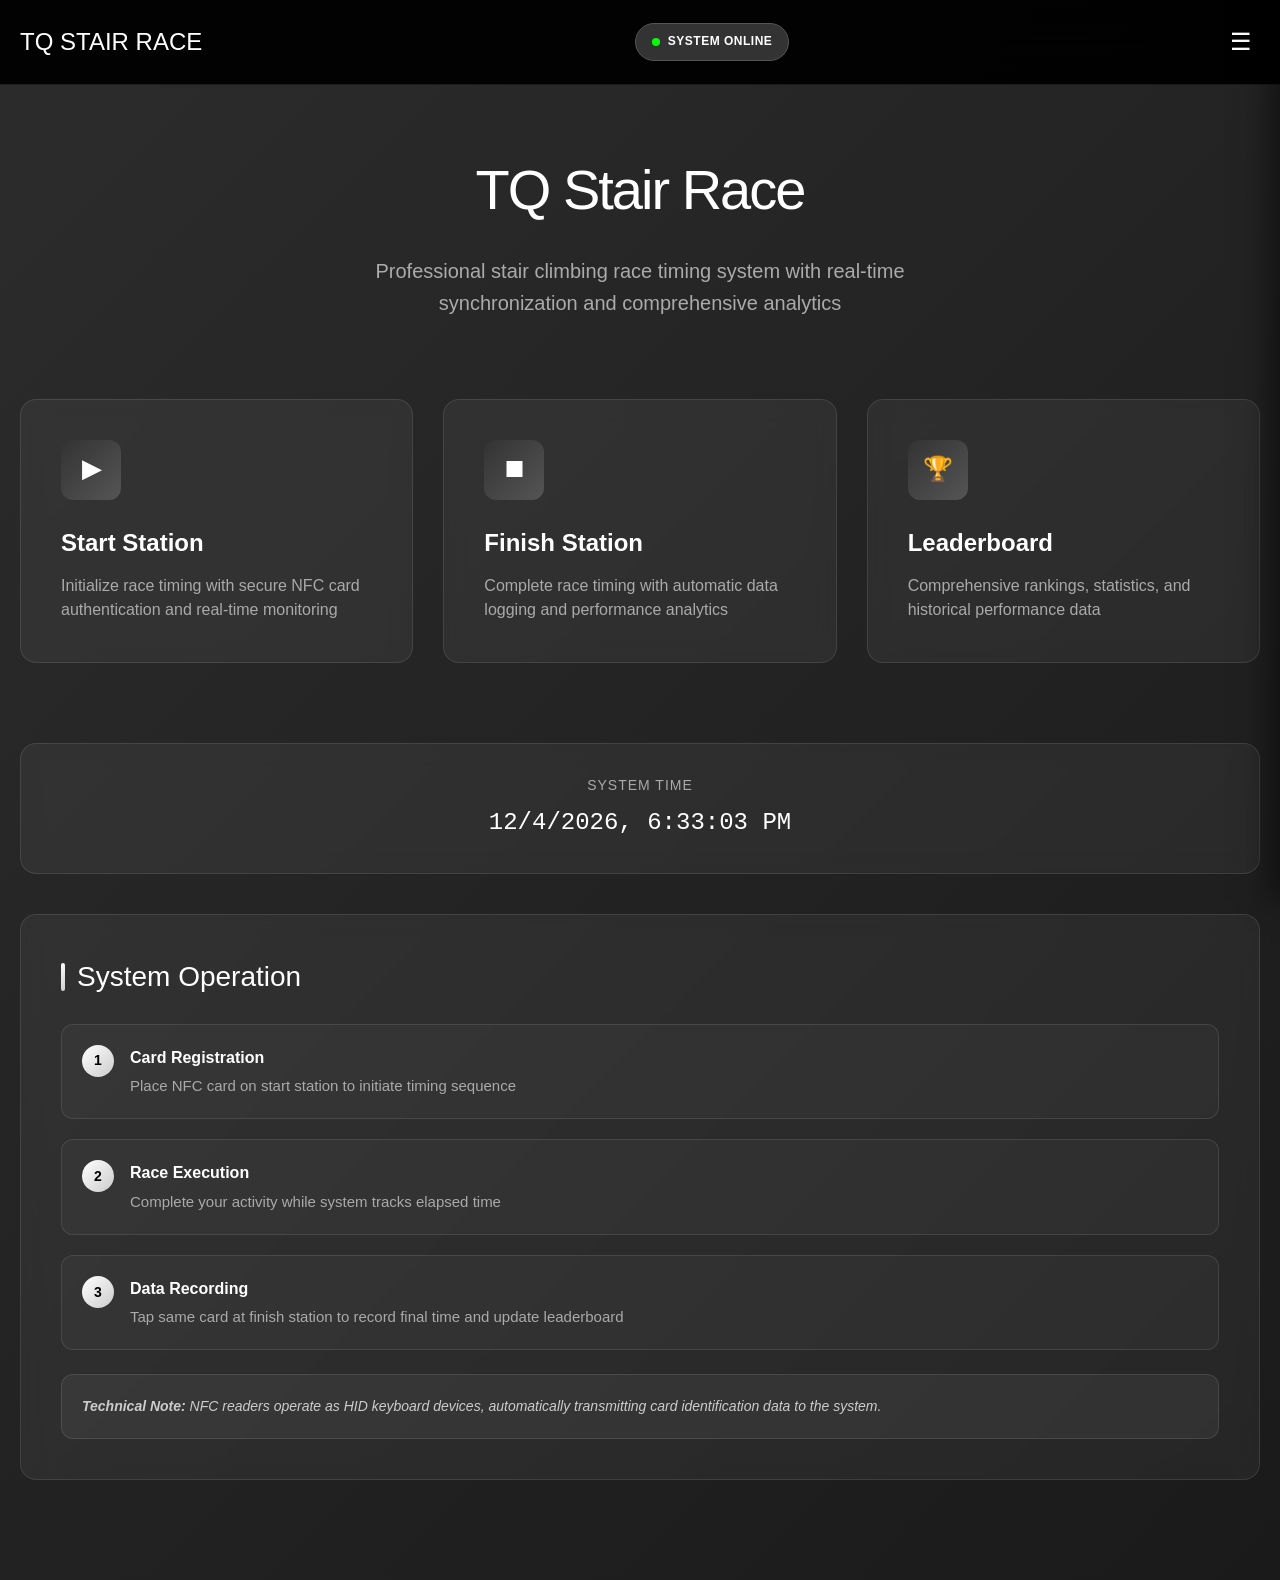
<file: web-app/index.html>
<!DOCTYPE html>
<html lang="en">
<head>
    <meta charset="UTF-8">
    <meta name="viewport" content="width=device-width, initial-scale=1.0">
    <title>TQ STAIR RACE - Professional Race Timing System</title>
    <style>
        * {
            margin: 0;
            padding: 0;
            box-sizing: border-box;
        }
        
        body {
            font-family: -apple-system, BlinkMacSystemFont, 'Segoe UI', 'Roboto', 'Helvetica Neue', Arial, sans-serif;
            background: linear-gradient(135deg, #2c2c2c 0%, #1a1a1a 100%);
            color: #ffffff;
            line-height: 1.6;
            min-height: 100vh;
        }
        
        .container {
            max-width: 1400px;
            margin: 0 auto;
            padding: 0 20px;
        }
        
        .header {
            background: rgba(0, 0, 0, 0.95);
            backdrop-filter: blur(20px);
            border-bottom: 1px solid rgba(255, 255, 255, 0.1);
            padding: 20px 0;
            position: sticky;
            top: 0;
            z-index: 100;
        }
        
        .header-content {
            display: flex;
            align-items: center;
            justify-content: space-between;
        }
        
        .logo {
            display: flex;
            align-items: center;
            gap: 15px;
        }
        
        .logo-icon {
            width: 40px;
            height: 40px;
            background: linear-gradient(135deg, #ffffff 0%, #cccccc 100%);
            border-radius: 10px;
            display: flex;
            align-items: center;
            justify-content: center;
            color: #000000;
            font-size: 20px;
            font-weight: 700;
        }
        
        .logo-text {
            font-size: 24px;
            font-weight: 300;
            color: #ffffff;
        }
        
        .status-badge {
            background: #333333;
            color: #ffffff;
            padding: 8px 16px;
            border-radius: 20px;
            font-size: 12px;
            font-weight: 600;
            text-transform: uppercase;
            letter-spacing: 0.5px;
            display: flex;
            align-items: center;
            gap: 8px;
            border: 1px solid #555555;
        }
        
        .status-badge::before {
            content: '';
            width: 8px;
            height: 8px;
            background: #00ff00;
            border-radius: 50%;
            animation: pulse 2s infinite;
        }
        
        @keyframes pulse {
            0% { opacity: 1; }
            50% { opacity: 0.5; }
            100% { opacity: 1; }
        }
        
        .menu-toggle {
            background: none;
            border: none;
            font-size: 24px;
            cursor: pointer;
            color: #ffffff;
            padding: 8px;
            border-radius: 8px;
            transition: background 0.2s ease;
            font-weight: 400;
        }
        
        .menu-toggle:hover {
            background: rgba(255, 255, 255, 0.1);
        }
        
        .navbar {
            position: fixed;
            top: 0;
            right: -300px;
            width: 300px;
            height: 100vh;
            background: rgba(0, 0, 0, 0.98);
            backdrop-filter: blur(20px);
            border-left: 1px solid rgba(255, 255, 255, 0.1);
            padding: 80px 0 40px;
            transition: right 0.3s cubic-bezier(0.4, 0, 0.2, 1);
            z-index: 1000;
            box-shadow: -10px 0 30px rgba(0, 0, 0, 0.5);
        }
        
        .navbar.open {
            right: 0;
        }
        
        .navbar-overlay {
            position: fixed;
            top: 0;
            left: 0;
            width: 100%;
            height: 100%;
            background: rgba(0, 0, 0, 0.7);
            opacity: 0;
            visibility: hidden;
            transition: all 0.3s ease;
            z-index: 999;
        }
        
        .navbar-overlay.open {
            opacity: 1;
            visibility: visible;
        }
        
        .navbar-links {
            list-style: none;
            padding: 0 40px;
        }
        
        .navbar-link {
            display: block;
            padding: 16px 0;
            color: #cccccc;
            text-decoration: none;
            font-weight: 400;
            border-bottom: 1px solid rgba(255, 255, 255, 0.1);
            transition: color 0.2s ease;
        }
        
        .navbar-link:hover {
            color: #ffffff;
        }
        
        .navbar-link.active {
            color: #ffffff;
            font-weight: 600;
        }
        
        .main-content {
            padding: 60px 0;
        }
        
        .hero {
            text-align: center;
            margin-bottom: 80px;
            color: white;
        }
        
        .hero h1 {
            font-size: 56px;
            font-weight: 200;
            margin-bottom: 20px;
            letter-spacing: -2px;
            color: #ffffff;
        }
        
        .hero p {
            font-size: 20px;
            opacity: 0.8;
            font-weight: 300;
            max-width: 600px;
            margin: 0 auto;
            color: #cccccc;
        }
        
        .stations-grid {
            display: grid;
            grid-template-columns: repeat(auto-fit, minmax(350px, 1fr));
            gap: 30px;
            margin-bottom: 80px;
        }
        
        .station-card {
            background: rgba(255, 255, 255, 0.05);
            backdrop-filter: blur(10px);
            border: 1px solid rgba(255, 255, 255, 0.1);
            border-radius: 16px;
            padding: 40px;
            text-decoration: none;
            color: inherit;
            transition: all 0.3s cubic-bezier(0.4, 0, 0.2, 1);
            position: relative;
            overflow: hidden;
        }
        
        .station-card::before {
            content: '';
            position: absolute;
            top: 0;
            left: 0;
            right: 0;
            height: 4px;
            background: linear-gradient(90deg, #ffffff, #cccccc);
            transform: scaleX(0);
            transition: transform 0.3s ease;
        }
        
        .station-card:hover {
            transform: translateY(-8px);
            box-shadow: 0 20px 40px rgba(0, 0, 0, 0.3);
            border-color: rgba(255, 255, 255, 0.2);
            background: rgba(255, 255, 255, 0.08);
        }
        
        .station-card:hover::before {
            transform: scaleX(1);
        }
        
        .card-icon {
            width: 60px;
            height: 60px;
            border-radius: 12px;
            display: flex;
            align-items: center;
            justify-content: center;
            font-size: 24px;
            margin-bottom: 24px;
            transition: transform 0.3s ease;
            font-weight: 600;
        }
        
        .station-card:hover .card-icon {
            transform: scale(1.1);
        }
        
        .start-card .card-icon {
            background: linear-gradient(135deg, #333333, #555555);
            color: #ffffff;
        }
        
        .stop-card .card-icon {
            background: linear-gradient(135deg, #333333, #555555);
            color: #ffffff;
        }
        
        .leaderboard-card .card-icon {
            background: linear-gradient(135deg, #333333, #555555);
            color: #ffffff;
        }
        
        .card-title {
            font-size: 24px;
            font-weight: 600;
            margin-bottom: 12px;
            color: #ffffff;
        }
        
        .card-description {
            color: #aaaaaa;
            font-size: 16px;
            line-height: 1.5;
            font-weight: 300;
        }
        
        .info-section {
            background: rgba(255, 255, 255, 0.05);
            backdrop-filter: blur(10px);
            border: 1px solid rgba(255, 255, 255, 0.1);
            border-radius: 16px;
            padding: 40px;
            margin-bottom: 40px;
        }
        
        .info-title {
            font-size: 28px;
            font-weight: 300;
            margin-bottom: 24px;
            color: #ffffff;
            display: flex;
            align-items: center;
            gap: 12px;
        }
        
        .info-title::before {
            content: '';
            width: 4px;
            height: 28px;
            background: linear-gradient(135deg, #ffffff, #cccccc);
            border-radius: 2px;
        }
        
        .steps {
            display: grid;
            gap: 20px;
        }
        
        .step {
            display: flex;
            align-items: flex-start;
            gap: 16px;
            padding: 20px;
            background: rgba(255, 255, 255, 0.03);
            border-radius: 12px;
            border: 1px solid rgba(255, 255, 255, 0.1);
        }
        
        .step-number {
            width: 32px;
            height: 32px;
            background: linear-gradient(135deg, #ffffff, #cccccc);
            color: #000000;
            border-radius: 50%;
            display: flex;
            align-items: center;
            justify-content: center;
            font-weight: 700;
            font-size: 14px;
            flex-shrink: 0;
        }
        
        .step-content {
            flex: 1;
        }
        
        .step-title {
            font-weight: 600;
            margin-bottom: 4px;
            color: #ffffff;
        }
        
        .step-description {
            color: #aaaaaa;
            font-size: 15px;
            font-weight: 300;
        }
        
        .time-display {
            background: rgba(255, 255, 255, 0.05);
            backdrop-filter: blur(10px);
            border: 1px solid rgba(255, 255, 255, 0.1);
            border-radius: 16px;
            padding: 30px;
            text-align: center;
            margin: 40px 0;
        }
        
        .time-label {
            font-size: 14px;
            color: #aaaaaa;
            margin-bottom: 8px;
            text-transform: uppercase;
            letter-spacing: 1px;
            font-weight: 500;
        }
        
        .time-value {
            font-family: 'SF Mono', 'Monaco', 'Inconsolata', 'Roboto Mono', monospace;
            font-size: 24px;
            color: #ffffff;
            font-weight: 400;
        }
        
        .note {
            background: rgba(255, 255, 255, 0.05);
            border: 1px solid rgba(255, 255, 255, 0.1);
            border-radius: 12px;
            padding: 20px;
            margin-top: 24px;
            color: #cccccc;
            font-size: 14px;
            font-style: italic;
            font-weight: 300;
        }
        
        @media (max-width: 768px) {
            .hero h1 {
                font-size: 40px;
            }
            
            .hero p {
                font-size: 18px;
            }
            
            .stations-grid {
                grid-template-columns: 1fr;
                gap: 20px;
            }
            
            .station-card {
                padding: 30px;
            }
            
            .navbar {
                width: 100%;
                right: -100%;
            }
        }
    </style>
</head>
<body>
    <header class="header">
        <div class="container">
            <div class="header-content">
                <div class="logo">
                    <div class="logo-text">TQ STAIR RACE</div>
                </div>
                <div class="status-badge">
                    System Online
                </div>
                <button class="menu-toggle" onclick="toggleNavbar()">☰</button>
            </div>
        </div>
    </header>

    <div class="navbar-overlay" id="navbar-overlay" onclick="closeNavbar()"></div>
    <nav class="navbar" id="navbar">
        <ul class="navbar-links">
            <li><a href="index.html" class="navbar-link active">Home</a></li>
            <li><a href="start.html" class="navbar-link">Start Station</a></li>
            <li><a href="stop.html" class="navbar-link">Finish Station</a></li>
            <li><a href="leaderboard.html" class="navbar-link">Leaderboard</a></li>
        </ul>
    </nav>

    <div class="main-content">
        <div class="container">
            <div class="hero">
                <h1>TQ Stair Race</h1>
                <p>Professional stair climbing race timing system with real-time synchronization and comprehensive analytics</p>
            </div>

            <div class="stations-grid">
                <a href="start.html" class="station-card start-card">
                    <div class="card-icon">▶</div>
                    <div class="card-title">Start Station</div>
                    <div class="card-description">Initialize race timing with secure NFC card authentication and real-time monitoring</div>
                </a>

                <a href="stop.html" class="station-card stop-card">
                    <div class="card-icon">⏹</div>
                    <div class="card-title">Finish Station</div>
                    <div class="card-description">Complete race timing with automatic data logging and performance analytics</div>
                </a>

                <a href="leaderboard.html" class="station-card leaderboard-card">
                    <div class="card-icon">🏆</div>
                    <div class="card-title">Leaderboard</div>
                    <div class="card-description">Comprehensive rankings, statistics, and historical performance data</div>
                </a>
            </div>

            <div class="time-display">
                <div class="time-label">System Time</div>
                <div class="time-value" id="time"></div>
            </div>

            <div class="info-section">
                <h2 class="info-title">System Operation</h2>
                <div class="steps">
                    <div class="step">
                        <div class="step-number">1</div>
                        <div class="step-content">
                            <div class="step-title">Card Registration</div>
                            <div class="step-description">Place NFC card on start station to initiate timing sequence</div>
                        </div>
                    </div>
                    <div class="step">
                        <div class="step-number">2</div>
                        <div class="step-content">
                            <div class="step-title">Race Execution</div>
                            <div class="step-description">Complete your activity while system tracks elapsed time</div>
                        </div>
                    </div>
                    <div class="step">
                        <div class="step-number">3</div>
                        <div class="step-content">
                            <div class="step-title">Data Recording</div>
                            <div class="step-description">Tap same card at finish station to record final time and update leaderboard</div>
                        </div>
                    </div>
                </div>
                <div class="note">
                    <strong>Technical Note:</strong> NFC readers operate as HID keyboard devices, automatically transmitting card identification data to the system.
                </div>
            </div>
        </div>
    </div>

    <script>
        document.getElementById('time').textContent = new Date().toLocaleString();
        setInterval(() => {
            document.getElementById('time').textContent = new Date().toLocaleString();
        }, 1000);
    </script>

    <script>
        function toggleNavbar() {
            const navbar = document.getElementById('navbar');
            const overlay = document.getElementById('navbar-overlay');
            
            navbar.classList.toggle('open');
            overlay.classList.toggle('open');
        }
        
        function closeNavbar() {
            const navbar = document.getElementById('navbar');
            const overlay = document.getElementById('navbar-overlay');
            
            navbar.classList.remove('open');
            overlay.classList.remove('open');
        }
    </script>
</body>
</html>
</file>
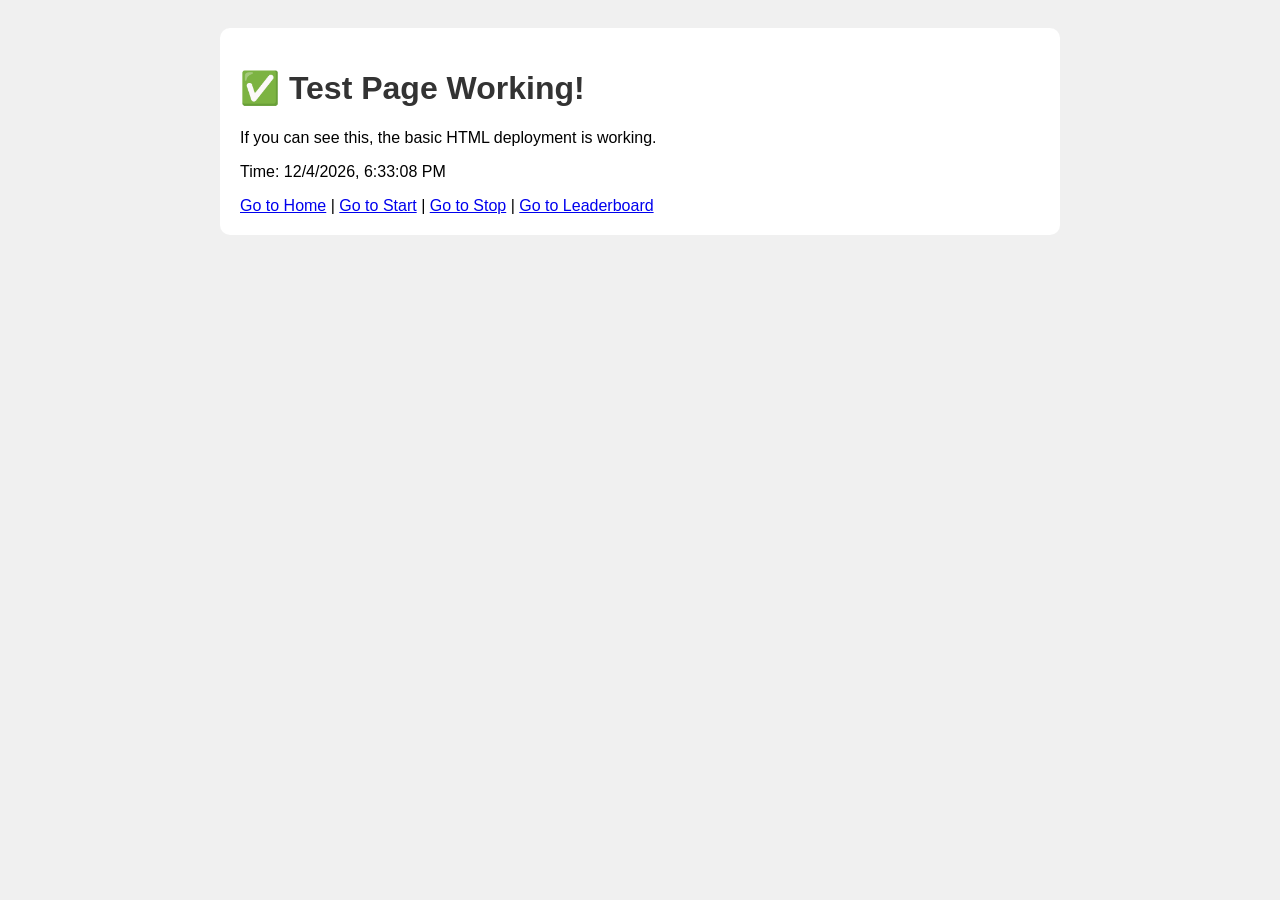
<file: web-app/test.html>
<!DOCTYPE html>
<html lang="en">
<head>
    <meta charset="UTF-8">
    <meta name="viewport" content="width=device-width, initial-scale=1.0">
    <title>Test Page</title>
    <style>
        body { font-family: Arial, sans-serif; padding: 20px; background: #f0f0f0; }
        .container { max-width: 800px; margin: 0 auto; background: white; padding: 20px; border-radius: 10px; }
        h1 { color: #333; }
        .success { color: green; }
    </style>
</head>
<body>
    <div class="container">
        <h1>✅ Test Page Working!</h1>
        <p>If you can see this, the basic HTML deployment is working.</p>
        <p>Time: <span id="time"></span></p>
        <nav>
            <a href="index.html">Go to Home</a> |
            <a href="start.html">Go to Start</a> |
            <a href="stop.html">Go to Stop</a> |
            <a href="leaderboard.html">Go to Leaderboard</a>
        </nav>
    </div>
    
    <script>
        document.getElementById('time').textContent = new Date().toLocaleString();
        setInterval(() => {
            document.getElementById('time').textContent = new Date().toLocaleString();
        }, 1000);
    </script>
</body>
</html>
</file>
